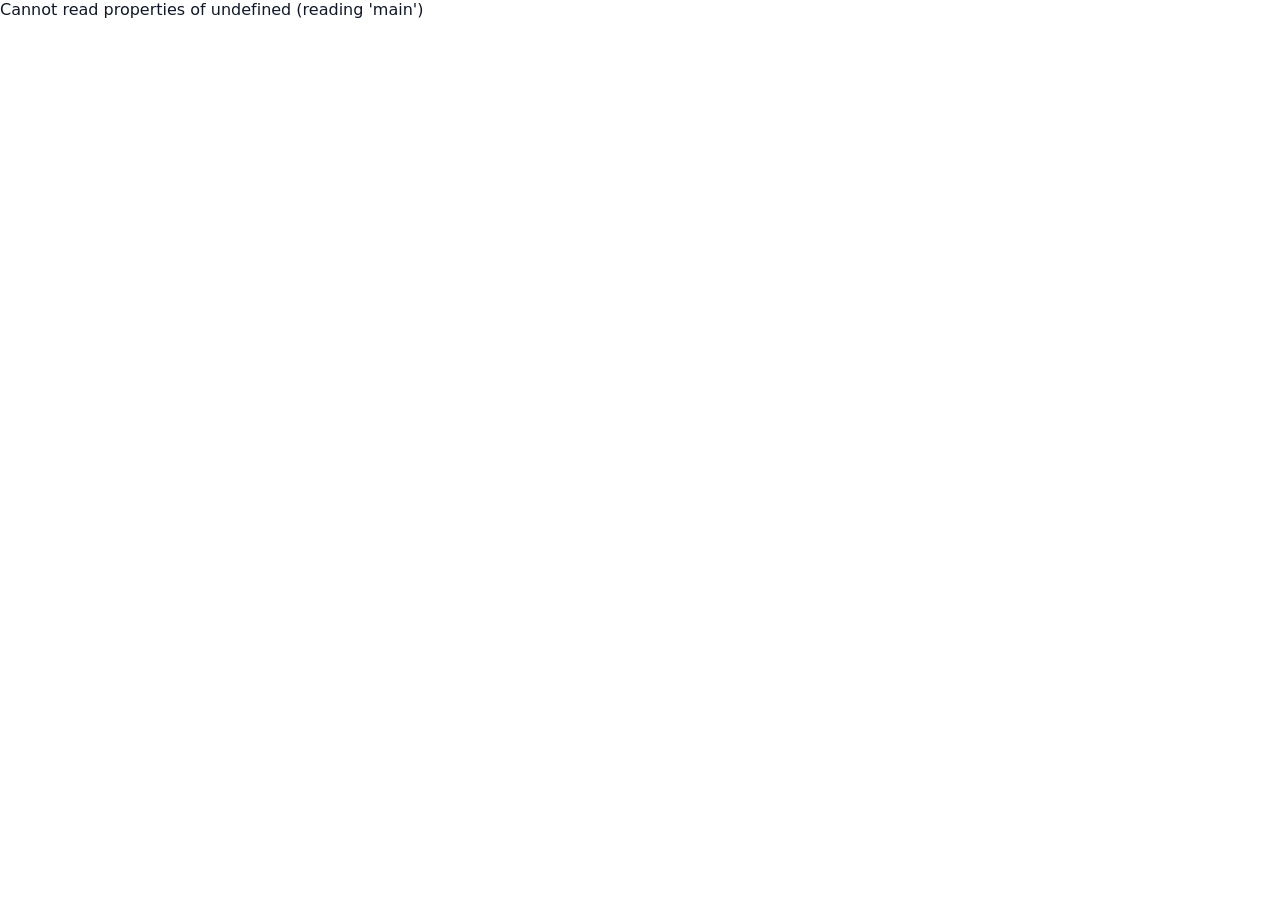
<file: cmd/gabitotl-manager/frontend/index.html>
<!doctype html>
<html lang="es">
<head>
<meta charset="utf-8">
<meta http-equiv="Content-Security-Policy" content="default-src 'self'; script-src 'self'; style-src 'self' 'unsafe-inline'; img-src 'self' data:; connect-src 'self'; font-src 'self'">
<meta name="viewport" content="width=device-width, initial-scale=1">
<meta name="color-scheme" content="light dark">
<title>GabitoTL</title>
<link rel="stylesheet" href="app.css">
</head>
<body>
<!-- The icon set: one sprite of 24x24 line icons that follow currentColor. Drawn by ui.js icon(name). -->
<svg width="0" height="0" style="position:absolute" aria-hidden="true" focusable="false">
<symbol id="i-check" viewBox="0 0 24 24"><path d="M5 12.5l4.5 4.5L19 7.5"/></symbol>
<symbol id="i-warn" viewBox="0 0 24 24"><path d="M12 4l9 16H3z"/><path d="M12 10v4M12 17.4v.1"/></symbol>
<symbol id="i-error" viewBox="0 0 24 24"><circle cx="12" cy="12" r="9"/><path d="M9 9l6 6M15 9l-6 6"/></symbol>
<symbol id="i-info" viewBox="0 0 24 24"><circle cx="12" cy="12" r="9"/><path d="M12 11v5M12 7.9v.1"/></symbol>
<symbol id="i-question" viewBox="0 0 24 24"><circle cx="12" cy="12" r="9"/><path d="M9.6 9.6a2.5 2.5 0 1 1 3.5 2.3c-.7.4-1.1.9-1.1 1.7M12 17v.1"/></symbol>
<symbol id="i-ban" viewBox="0 0 24 24"><circle cx="12" cy="12" r="9"/><path d="M5.6 5.6l12.8 12.8"/></symbol>
<symbol id="i-arrow-right" viewBox="0 0 24 24"><path d="M5 12h14M13 6l6 6-6 6"/></symbol>
<symbol id="i-arrow-left" viewBox="0 0 24 24"><path d="M19 12H5M11 6l-6 6 6 6"/></symbol>
<symbol id="i-chevron" viewBox="0 0 24 24"><path d="M9 6l6 6-6 6"/></symbol>
<symbol id="i-x" viewBox="0 0 24 24"><path d="M6 6l12 12M18 6L6 18"/></symbol>
<symbol id="i-plus" viewBox="0 0 24 24"><path d="M12 5v14M5 12h14"/></symbol>
<symbol id="i-spark" viewBox="0 0 24 24"><path d="M12 3v5M12 16v5M3 12h5M16 12h5M6 6l3 3M15 15l3 3M18 6l-3 3M9 15l-3 3"/></symbol>
<symbol id="i-terminal" viewBox="0 0 24 24"><rect x="3" y="4.5" width="18" height="15" rx="2.5"/><path d="M7 10l3 2.5L7 15M12.5 15H17"/></symbol>
<symbol id="i-ghost" viewBox="0 0 24 24"><path d="M6 20V10a6 6 0 0 1 12 0v10l-2.5-2-2 2-1.5-2-1.5 2-2-2z"/><path d="M10 10v.1M14 10v.1"/></symbol>
<symbol id="i-bot" viewBox="0 0 24 24"><rect x="4" y="6" width="16" height="13" rx="4"/><path d="M12 6V3.5M9 12v.1M15 12v.1M10 16h4"/></symbol>
<symbol id="i-chat" viewBox="0 0 24 24"><path d="M5 4h14a2 2 0 0 1 2 2v9a2 2 0 0 1-2 2h-8l-5 4v-4H5a2 2 0 0 1-2-2V6a2 2 0 0 1 2-2z"/></symbol>
<symbol id="i-globe" viewBox="0 0 24 24"><circle cx="12" cy="12" r="9"/><path d="M3 12h18M12 3c3.2 3.2 3.2 14.8 0 18M12 3c-3.2 3.2-3.2 14.8 0 18"/></symbol>
<symbol id="i-user" viewBox="0 0 24 24"><circle cx="12" cy="8" r="4"/><path d="M4 20c1-4 4-6 8-6s7 2 8 6"/></symbol>
<symbol id="i-users" viewBox="0 0 24 24"><circle cx="9" cy="8" r="3.5"/><path d="M2.5 19c.7-3.5 3.2-5 6.5-5s5.8 1.5 6.5 5"/><circle cx="17" cy="9" r="2.7"/><path d="M17 14c2.6 0 4 1.3 4.5 4"/></symbol>
<symbol id="i-bolt" viewBox="0 0 24 24"><path d="M13 3L5 14h6l-1 7 8-11h-6z"/></symbol>
<symbol id="i-book" viewBox="0 0 24 24"><path d="M5 4h10a3 3 0 0 1 3 3v13H8a3 3 0 0 1-3-3zM8 17h10"/></symbol>
<symbol id="i-db" viewBox="0 0 24 24"><ellipse cx="12" cy="6" rx="7" ry="3"/><path d="M5 6v6c0 1.7 3.1 3 7 3s7-1.3 7-3V6M5 12v6c0 1.7 3.1 3 7 3s7-1.3 7-3v-6"/></symbol>
<symbol id="i-server" viewBox="0 0 24 24"><rect x="3" y="4" width="18" height="6" rx="2"/><rect x="3" y="14" width="18" height="6" rx="2"/><path d="M7 7v.1M7 17v.1"/></symbol>
<symbol id="i-chip" viewBox="0 0 24 24"><rect x="7" y="7" width="10" height="10" rx="2"/><path d="M9 3v4M15 3v4M9 17v4M15 17v4M3 9h4M3 15h4M17 9h4M17 15h4"/></symbol>
<symbol id="i-laptop" viewBox="0 0 24 24"><rect x="5" y="5" width="14" height="10" rx="1.5"/><path d="M3 19h18"/></symbol>
<symbol id="i-branch" viewBox="0 0 24 24"><circle cx="6" cy="5.5" r="2"/><circle cx="6" cy="18.5" r="2"/><circle cx="18" cy="8.5" r="2"/><path d="M6 7.5v9M18 10.5v1a3 3 0 0 1-3 3H9.5"/></symbol>
<symbol id="i-pr" viewBox="0 0 24 24"><circle cx="6" cy="5.5" r="2"/><circle cx="6" cy="18.5" r="2"/><circle cx="18" cy="18.5" r="2"/><path d="M6 7.5v9M18 16.5V9a3 3 0 0 0-3-3h-3M14.5 3.5L12 6l2.5 2.5"/></symbol>
<symbol id="i-merge" viewBox="0 0 24 24"><circle cx="6" cy="5.5" r="2"/><circle cx="6" cy="18.5" r="2"/><circle cx="18" cy="14" r="2"/><path d="M6 7.5v9M6 8c0 4 4 6 10 6"/></symbol>
<symbol id="i-commit" viewBox="0 0 24 24"><circle cx="12" cy="12" r="3.5"/><path d="M3 12h5.5M15.5 12H21"/></symbol>
<symbol id="i-cloud" viewBox="0 0 24 24"><path d="M7 18a4 4 0 0 1-.5-7.97A6 6 0 0 1 18 9.5 4.3 4.3 0 0 1 17.5 18z"/></symbol>
<symbol id="i-diamond" viewBox="0 0 24 24"><path d="M12 3l9 9-9 9-9-9z"/><path d="M12 8.5v7M8.5 12h7"/></symbol>
<symbol id="i-bucket" viewBox="0 0 24 24"><path d="M5 7h14l-1.5 12a2 2 0 0 1-2 1.8h-7a2 2 0 0 1-2-1.8z"/><path d="M4.5 7c0-1.8 3.4-3 7.5-3s7.5 1.2 7.5 3M9 12h6"/></symbol>
<symbol id="i-graph" viewBox="0 0 24 24"><circle cx="6" cy="6" r="2.2"/><circle cx="18" cy="7" r="2.2"/><circle cx="12" cy="18" r="2.2"/><path d="M8.2 6.3l7.6.5M7.2 8l4 8M16.8 9l-3.8 7"/></symbol>
<symbol id="i-code" viewBox="0 0 24 24"><path d="M8 8l-5 4 5 4M16 8l5 4-5 4M14 5l-4 14"/></symbol>
<symbol id="i-minus" viewBox="0 0 24 24"><path d="M6 12h12"/></symbol>
<symbol id="i-file" viewBox="0 0 24 24"><path d="M7 3h7l5 5v13H7z"/><path d="M14 3v5h5"/></symbol>
<symbol id="i-shield" viewBox="0 0 24 24"><path d="M12 3l8 3v6c0 4.5-3.2 8-8 9-4.8-1-8-4.5-8-9V6z"/><path d="M9 12l2.2 2.2L15.5 10"/></symbol>
<symbol id="i-lock" viewBox="0 0 24 24"><rect x="5" y="11" width="14" height="9" rx="2"/><path d="M8 11V8a4 4 0 0 1 8 0v3"/></symbol>
<symbol id="i-key" viewBox="0 0 24 24"><circle cx="8" cy="15" r="4"/><path d="M11 12l9-9M16 7l3 3"/></symbol>
<symbol id="i-desktop" viewBox="0 0 24 24"><rect x="3" y="4" width="18" height="12" rx="2"/><path d="M8 20h8M12 16v4"/></symbol>
<symbol id="i-menu" viewBox="0 0 24 24"><path d="M4 6h16M4 12h16M4 18h10"/></symbol>
<symbol id="i-archive" viewBox="0 0 24 24"><rect x="3" y="4" width="18" height="5" rx="1.5"/><path d="M5 9v9a2 2 0 0 0 2 2h10a2 2 0 0 0 2-2V9M10 13h4"/></symbol>
<symbol id="i-trash" viewBox="0 0 24 24"><path d="M4 7h16M9 7V4h6v3M6 7l1 13h10l1-13M10 11v6M14 11v6"/></symbol>
<symbol id="i-pulse" viewBox="0 0 24 24"><path d="M3 12h4l2-6 4 12 2-6h6"/></symbol>
<symbol id="i-plug" viewBox="0 0 24 24"><path d="M9 3v5M15 3v5M6 8h12v3a6 6 0 0 1-12 0zM12 17v4"/></symbol>
<symbol id="i-home" viewBox="0 0 24 24"><path d="M4 11l8-7 8 7M6 10v10h12V10"/></symbol>
<symbol id="i-folder" viewBox="0 0 24 24"><path d="M3 7a2 2 0 0 1 2-2h4l2 2h8a2 2 0 0 1 2 2v8a2 2 0 0 1-2 2H5a2 2 0 0 1-2-2z"/></symbol>
<symbol id="i-folders" viewBox="0 0 24 24"><path d="M3 8a2 2 0 0 1 2-2h3l2 2h5a2 2 0 0 1 2 2v7a2 2 0 0 1-2 2H5a2 2 0 0 1-2-2z"/><path d="M19 10v6a2 2 0 0 1-2 2"/></symbol>
<symbol id="i-search" viewBox="0 0 24 24"><circle cx="11" cy="11" r="6.5"/><path d="M16 16l5 5"/></symbol>
<symbol id="i-refresh" viewBox="0 0 24 24"><path d="M20 11a8 8 0 0 0-14.5-4M4 4v4h4M4 13a8 8 0 0 0 14.5 4M20 20v-4h-4"/></symbol>
<symbol id="i-undo" viewBox="0 0 24 24"><path d="M9 6L4 11l5 5M4 11h9a6 6 0 0 1 0 12h-3"/></symbol>
<symbol id="i-wrench" viewBox="0 0 24 24"><path d="M14.5 6a4 4 0 0 0 5 5.2L21 12.5l-1 1-1.3-1.3M14.5 6l-3 3M3.5 20.5l8-8"/><path d="M3.5 20.5L6 21l.5-2.5"/></symbol>
<symbol id="i-play" viewBox="0 0 24 24"><path d="M7 5l12 7-12 7z"/></symbol>
<symbol id="i-copy" viewBox="0 0 24 24"><rect x="8" y="8" width="12" height="12" rx="2"/><path d="M16 8V6a2 2 0 0 0-2-2H6a2 2 0 0 0-2 2v8a2 2 0 0 0 2 2h2"/></symbol>
<symbol id="i-download" viewBox="0 0 24 24"><path d="M12 4v11M7 11l5 5 5-5M5 20h14"/></symbol>
<symbol id="i-palette" viewBox="0 0 24 24"><path d="M12 3.5a8.5 8.5 0 1 0 0 17c1.4 0 2-.9 2-1.8 0-1.2-1-1.5-1-2.7 0-1 .8-1.6 1.8-1.6H17a3.5 3.5 0 0 0 3.5-3.5C20.5 6.7 16.7 3.5 12 3.5z"/><circle cx="7.8" cy="11.2" r="1"/><circle cx="10.2" cy="7.6" r="1"/><circle cx="14.4" cy="7.6" r="1"/></symbol>
<symbol id="i-eye" viewBox="0 0 24 24"><path d="M2.5 12S6 5.5 12 5.5 21.5 12 21.5 12 18 18.5 12 18.5 2.5 12 2.5 12z"/><circle cx="12" cy="12" r="2.8"/></symbol>
</svg>
<div id="app" class="win"></div>
<script src="i18n.js"></script>
<script src="ui.js"></script>
<script src="app.js"></script>
<script src="wizard.js"></script>
<script src="manager.js"></script>
</body>
</html>
</file>
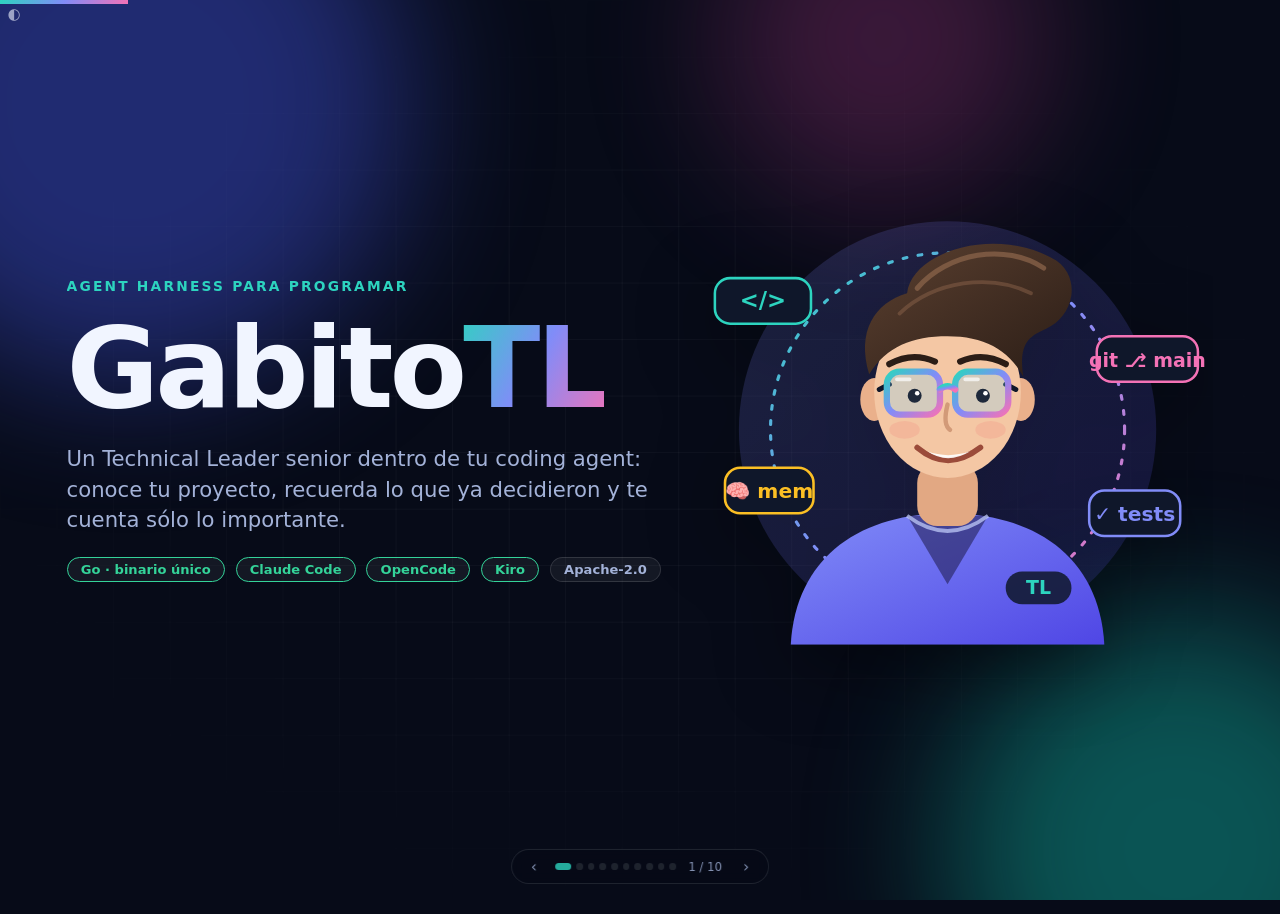
<file: docs/presentation.html>
<!doctype html>
<html lang="es">
<head>
<meta charset="utf-8">
<meta name="viewport" content="width=device-width, initial-scale=1">
<title>GabitoTL — Presentación</title>
<style>
  :root {
    --bg: #070b18; --bg2: #0e1530; --card: rgba(255,255,255,.055); --card-b: rgba(255,255,255,.13);
    --text: #f1f5ff; --muted: #a3b2d8; --teal: #2dd4bf; --indigo: #818cf8; --pink: #f472b6; --amber: #fbbf24; --ok: #34d399;
    --grad: linear-gradient(120deg, #2dd4bf 0%, #818cf8 50%, #f472b6 100%);
    --chat: #050814; --shadow: 0 10px 40px rgba(0,0,0,.35);
  }
  :root[data-theme="light"] {
    --bg: #f4f6ff; --bg2: #e6eaff; --card: rgba(255,255,255,.8); --card-b: rgba(40,50,120,.16);
    --text: #121836; --muted: #50598a; --teal: #0d9488; --indigo: #4f46e5; --pink: #db2777; --amber: #b45309; --ok: #059669;
    --grad: linear-gradient(120deg, #0d9488 0%, #4f46e5 55%, #db2777 100%);
    --chat: #121836; --shadow: 0 10px 30px rgba(40,50,120,.15);
  }
  * { box-sizing: border-box; margin: 0; padding: 0; }
  html { font-size: clamp(9px, min(2.3vh, 1.38vw), 26px); height: 100%; }
  body { height: 100%; background: var(--bg); color: var(--text); overflow: hidden;
         font-family: "Inter", system-ui, -apple-system, "Segoe UI", Roboto, sans-serif; }
  /* animated backdrop */
  .bgfx { position: fixed; inset: 0; z-index: 0; overflow: hidden; pointer-events: none; }
  .bgfx i { position: absolute; border-radius: 50%; filter: blur(70px); opacity: .5; animation: float 14s ease-in-out infinite alternate; }
  .bgfx i:nth-child(1) { width: 44vmax; height: 44vmax; background: #3b4cca; left: -12vmax; top: -14vmax; }
  .bgfx i:nth-child(2) { width: 36vmax; height: 36vmax; background: #0f9d8f; right: -10vmax; bottom: -14vmax; animation-delay: -4s; }
  .bgfx i:nth-child(3) { width: 26vmax; height: 26vmax; background: #b23a86; right: 18vw; top: -10vmax; opacity: .3; animation-delay: -8s; }
  .bgfx::after { content: ""; position: absolute; inset: 0;
    background-image: linear-gradient(rgba(255,255,255,.035) 1px, transparent 1px), linear-gradient(90deg, rgba(255,255,255,.035) 1px, transparent 1px);
    background-size: 3.2rem 3.2rem; mask-image: radial-gradient(ellipse at center, #000 30%, transparent 78%); }
  :root[data-theme="light"] .bgfx i { opacity: .22; }
  @keyframes float { to { transform: translate(4vmax, 3vmax) scale(1.12); } }

  .deck { position: relative; z-index: 1; height: 100%; width: 100%; }
  .slide { position: absolute; inset: 0; display: flex; flex-direction: column; padding: 4.2vh 5.2vw 0;
           opacity: 0; transform: translateY(1.2rem) scale(.985); pointer-events: none; transition: opacity .5s ease, transform .5s ease; }
  .slide.active { opacity: 1; transform: none; pointer-events: auto; }
  .slide .in { flex: 1; min-height: 0; overflow: hidden; display: flex; flex-direction: column; gap: 1.1rem; justify-content: center; padding-bottom: 4.4rem; }

  h1 { font-size: 6.4rem; line-height: .95; letter-spacing: -.035em; font-weight: 900; }
  h2 { font-size: 2.7rem; line-height: 1.05; letter-spacing: -.025em; font-weight: 850; }
  h3 { font-size: 1.12rem; font-weight: 750; }
  .grad { background: var(--grad); -webkit-background-clip: text; background-clip: text; color: transparent; }
  .kicker { display: inline-flex; align-items: center; gap: .6rem; color: var(--teal); font-weight: 800; letter-spacing: .16em; text-transform: uppercase; font-size: .78rem; }
  .kicker b { display: inline-grid; place-items: center; width: 1.9rem; height: 1.9rem; border-radius: .6rem; background: var(--grad); color: #07101f; font-size: .85rem; letter-spacing: 0; }
  .lead { color: var(--muted); font-size: 1.2rem; line-height: 1.45; max-width: 52rem; }
  code { font-family: ui-monospace, Menlo, monospace; background: rgba(129,140,248,.18); padding: .05em .4em; border-radius: .35rem; font-size: .9em; }

  .grid { display: grid; gap: .9rem; }
  .g2 { grid-template-columns: repeat(2, 1fr); } .g3 { grid-template-columns: repeat(3, 1fr); } .g4 { grid-template-columns: repeat(4, 1fr); }
  .card { position: relative; background: var(--card); border: 1px solid var(--card-b); border-radius: 1.1rem; padding: 1.05rem 1.15rem;
          backdrop-filter: blur(10px); box-shadow: var(--shadow); overflow: hidden; }
  .card::before { content: ""; position: absolute; left: 0; right: 0; top: 0; height: .22rem; background: var(--c, var(--grad)); }
  .card p { color: var(--muted); font-size: .88rem; line-height: 1.4; margin-top: .3rem; }
  .chip { display: inline-grid; place-items: center; width: 2.6rem; height: 2.6rem; border-radius: .85rem; font-size: 1.4rem; margin-bottom: .55rem;
          background: var(--c, var(--grad)); box-shadow: 0 6px 18px color-mix(in srgb, var(--c, #818cf8) 45%, transparent); }
  .t { --c: linear-gradient(135deg,#2dd4bf,#0ea5e9); } .i { --c: linear-gradient(135deg,#818cf8,#6366f1); }
  .p { --c: linear-gradient(135deg,#f472b6,#e11d48); } .a { --c: linear-gradient(135deg,#fbbf24,#f97316); }
  .pill { display: inline-flex; align-items: center; gap: .35rem; padding: .22rem .75rem; border-radius: 999px; font-size: .74rem; font-weight: 750; border: 1px solid var(--card-b); color: var(--muted); background: var(--card); }
  .pill.ok { color: var(--ok); border-color: var(--ok); } .pill.wip { color: var(--amber); border-color: var(--amber); }
  .row { display: flex; gap: .6rem; flex-wrap: wrap; align-items: center; }
  .ojo, .tip { border-radius: .9rem; padding: .6rem .9rem; font-size: .86rem; line-height: 1.4; }
  .ojo { border: 1px solid var(--amber); background: color-mix(in srgb, var(--amber) 11%, transparent); }
  .tip { border: 1px solid var(--teal); background: color-mix(in srgb, var(--teal) 10%, transparent); }
  .ojo b { color: var(--amber); } .tip b { color: var(--teal); }

  .stat { text-align: center; padding: .7rem; }
  .stat .n { font-size: 3rem; font-weight: 900; line-height: 1; }
  .stat small { display: block; color: var(--muted); font-size: .8rem; margin-top: .25rem; }

  .chat { background: var(--chat); color: #e6edff; border: 1px solid var(--card-b); border-radius: 1rem; padding: .8rem 1rem; box-shadow: var(--shadow);
          font-family: ui-monospace, Menlo, monospace; font-size: .92rem; line-height: 1.5; position: relative; }
  .chat::before { content: "●●●"; position: absolute; top: .45rem; right: .8rem; letter-spacing: .15rem; font-size: .5rem; color: #475588; }
  .chat .u { color: #93a4d4; } .chat .g { color: #5eead4; } .chat .o { color: #fbbf24; } .chat .k { color: #86efac; }
  .benefit { display: flex; gap: .7rem; align-items: center; }
  .benefit .chip { margin: 0; flex: none; }
  .benefit p { margin: 0; font-size: 1rem; line-height: 1.35; }

  /* flow steps */
  .flow { display: grid; grid-template-columns: repeat(4, 1fr); gap: .8rem; position: relative; }
  .step { position: relative; background: var(--card); border: 1px solid var(--card-b); border-radius: 1rem; padding: .9rem .7rem .7rem; text-align: center; font-size: .88rem; font-weight: 700; box-shadow: var(--shadow); }
  .step .n { position: absolute; top: -.85rem; left: 50%; transform: translateX(-50%); width: 1.7rem; height: 1.7rem; border-radius: 50%; background: var(--grad); color: #07101f; display: grid; place-items: center; font-weight: 900; font-size: .85rem; }
  .step small { display: block; color: var(--muted); font-weight: 500; font-size: .76rem; margin-top: .2rem; }
  .truth { display: grid; grid-template-columns: repeat(5, 1fr); gap: .4rem; }
  .truth div { padding: .55rem .5rem; border-radius: .7rem; text-align: center; font-size: .78rem; font-weight: 750; color: #07101f; }
  .truth small { display: block; font-weight: 600; opacity: .8; font-size: .68rem; }

  .svgbox { flex: 1; min-height: 0; display: flex; align-items: center; justify-content: center; }
  .svgbox svg { max-width: 100%; max-height: 100%; width: auto; height: 100%; }
  svg text { fill: var(--text); font-family: system-ui, sans-serif; }
  svg .box { fill: var(--card); stroke: var(--card-b); stroke-width: 1.5; }
  svg .hl { fill: color-mix(in srgb, var(--indigo) 20%, transparent); stroke: var(--indigo); stroke-width: 2; }
  svg .arrow { stroke: var(--indigo); stroke-width: 2.2; fill: none; marker-end: url(#ah); }
  svg .dash { stroke-dasharray: 5 5; } svg .sub { fill: var(--muted); font-size: 12px; }

  table { width: 100%; border-collapse: separate; border-spacing: 0; font-size: .84rem; border: 1px solid var(--card-b); border-radius: 1rem; overflow: hidden; background: var(--card); }
  th, td { padding: .5rem .8rem; text-align: left; vertical-align: top; border-bottom: 1px solid var(--card-b); line-height: 1.3; }
  th { font-size: .72rem; letter-spacing: .1em; text-transform: uppercase; color: var(--muted); background: rgba(255,255,255,.04); }
  th.gt { color: var(--teal); }
  td:first-child { color: var(--muted); font-weight: 700; width: 17%; }
  td.g { color: var(--text); background: color-mix(in srgb, var(--teal) 8%, transparent); }
  tr:last-child td { border-bottom: 0; }

  /* cover */
  .cover { flex-direction: row !important; align-items: center; justify-content: space-between !important; gap: 2rem; padding-bottom: 4.4rem !important; }
  .cover .txt { display: flex; flex-direction: column; gap: 1.2rem; max-width: 52%; }
  .cover .art { flex: 1; min-height: 0; height: 100%; display: flex; align-items: center; justify-content: center; position: relative; }
  .cover .art svg { height: 92%; width: auto; max-width: 100%; filter: drop-shadow(0 18px 40px rgba(0,0,0,.45)); }
  .float { animation: bob 5s ease-in-out infinite alternate; transform-box: fill-box; transform-origin: center; }
  .float.d2 { animation-delay: -1.5s; } .float.d3 { animation-delay: -3s; }
  @keyframes bob { to { transform: translateY(-9px) rotate(2deg); } }
  .avatar { width: 8.5rem; height: 8.5rem; border-radius: 50%; flex: none; background: var(--grad); padding: .28rem; box-shadow: 0 10px 40px rgba(129,140,248,.5); }
  .avatar svg { width: 100%; height: 100%; border-radius: 50%; background: #1b2150; display: block; }
  .traits { display: flex; flex-wrap: wrap; gap: .45rem; }
  .traits span { padding: .3rem .8rem; border-radius: 999px; font-size: .8rem; font-weight: 700; border: 1px solid var(--card-b); background: var(--card); }

  .reveal { opacity: 0; transform: translateY(.9rem); }
  .active .reveal { animation: up .55s cubic-bezier(.2,.8,.2,1) forwards; animation-delay: calc(var(--d, 0) * 70ms + 120ms); }
  @keyframes up { to { opacity: 1; transform: none; } }

  .hud { position: fixed; z-index: 10; bottom: .9rem; left: 50%; transform: translateX(-50%); display: flex; align-items: center; gap: .55rem;
         padding: .25rem .55rem; border-radius: 999px; background: color-mix(in srgb, var(--bg) 70%, transparent); border: 1px solid var(--card-b); backdrop-filter: blur(8px); opacity: .8; transition: opacity .2s; }
  .hud:hover { opacity: 1; }
  .hud button { all: unset; cursor: pointer; width: 1.35rem; height: 1.35rem; display: grid; place-items: center; border-radius: 50%; color: var(--muted); font-size: .85rem; }
  .hud button:hover { color: var(--text); background: var(--card-b); }
  .hud .dots { display: flex; gap: .28rem; }
  .hud .dot { width: .38rem; height: .38rem; border-radius: 50%; background: var(--card-b); width: .38rem; }
  .hud .dot.on { background: var(--teal); width: .9rem; border-radius: 99px; transition: width .25s; }
  .hud .cnt { font-size: .66rem; color: var(--muted); font-variant-numeric: tabular-nums; min-width: 2.2rem; text-align: center; }
  .bar { position: fixed; top: 0; left: 0; height: .2rem; background: var(--grad); width: 0; transition: width .4s ease; z-index: 11; }
  .theme { position: fixed; z-index: 10; top: .8rem; right: 1rem; all: unset; position: fixed; cursor: pointer; font-size: .85rem; opacity: .6; width: 1.6rem; height: 1.6rem; display: grid; place-items: center; border-radius: 50%; }
  .theme:hover { opacity: 1; background: var(--card-b); }
  @media (prefers-reduced-motion: reduce) { .slide, .reveal, .float, .bgfx i { animation: none !important; transition: none !important; } .reveal { opacity: 1; transform: none; } }
</style>
</head>
<body>
<div class="bgfx" aria-hidden="true"><i></i><i></i><i></i></div>
<div class="bar" id="bar"></div>
<button class="theme" id="theme" aria-label="Cambiar tema">◐</button>

<!-- Shared illustration: geek with glasses and pompadour (jopo) -->
<svg width="0" height="0" style="position:absolute" aria-hidden="true">
  <defs>
    <marker id="ah" viewBox="0 0 10 10" refX="8" refY="5" markerWidth="7" markerHeight="7" orient="auto"><path d="M0 0L10 5L0 10z" fill="#818cf8"/></marker>
    <linearGradient id="hood" x1="0" y1="0" x2="1" y2="1"><stop offset="0" stop-color="#818cf8"/><stop offset="1" stop-color="#4f46e5"/></linearGradient>
    <linearGradient id="hair" x1="0" y1="0" x2="1" y2="1"><stop offset="0" stop-color="#5b4030"/><stop offset="1" stop-color="#2b1d16"/></linearGradient>
    <linearGradient id="rim" x1="0" y1="0" x2="1" y2="1"><stop offset="0" stop-color="#2dd4bf"/><stop offset=".5" stop-color="#818cf8"/><stop offset="1" stop-color="#f472b6"/></linearGradient>
    <symbol id="geek" viewBox="0 0 300 340">
      <!-- body / hoodie -->
      <path d="M26 340 C30 268 84 236 150 236 C216 236 270 268 274 340 Z" fill="url(#hood)"/>
      <path d="M118 238 L150 292 L182 238" fill="#1e1b4b" opacity=".55"/>
      <path d="M118 238 Q150 262 182 238" fill="none" stroke="#c7d2fe" stroke-width="3" opacity=".7"/>
      <rect x="196" y="282" width="52" height="26" rx="13" fill="#0f172a" opacity=".85"/>
      <text x="222" y="300" text-anchor="middle" font-size="15" font-weight="900" fill="#2dd4bf" style="fill:#2dd4bf">TL</text>
      <!-- neck -->
      <rect x="126" y="196" width="48" height="50" rx="16" fill="#e2a883"/>
      <!-- ears -->
      <ellipse cx="92" cy="146" rx="11" ry="17" fill="#eab08b"/><ellipse cx="208" cy="146" rx="11" ry="17" fill="#eab08b"/>
      <!-- head -->
      <ellipse cx="150" cy="140" rx="58" ry="68" fill="#f4c7a4"/>
      <!-- cheeks -->
      <ellipse cx="116" cy="170" rx="12" ry="7" fill="#f2a28f" opacity=".45"/><ellipse cx="184" cy="170" rx="12" ry="7" fill="#f2a28f" opacity=".45"/>
      <!-- pompadour (jopo) -->
      <path d="M88 126 C78 92 92 70 118 62 C122 28 190 8 236 36 C256 50 250 80 228 90 C214 96 206 102 210 128 C198 106 178 96 150 96 C122 96 102 104 88 126 Z" fill="url(#hair)"/>
      <path d="M126 58 C150 30 196 22 226 42" stroke="#8a634a" stroke-width="4" fill="none" stroke-linecap="round" opacity=".75"/>
      <path d="M112 78 C140 52 184 46 216 62" stroke="#8a634a" stroke-width="3" fill="none" stroke-linecap="round" opacity=".5"/>
      <!-- eyebrows -->
      <path d="M104 118 Q122 108 140 116" stroke="#2b1d16" stroke-width="5" fill="none" stroke-linecap="round"/>
      <path d="M160 116 Q178 108 196 118" stroke="#2b1d16" stroke-width="5" fill="none" stroke-linecap="round"/>
      <!-- glasses -->
      <path d="M96 138 L104 134 M196 134 L204 138" stroke="#0f172a" stroke-width="4" stroke-linecap="round"/>
      <rect x="102" y="124" width="42" height="34" rx="10" fill="#7dd3fc" fill-opacity=".28" stroke="url(#rim)" stroke-width="5"/>
      <rect x="156" y="124" width="42" height="34" rx="10" fill="#7dd3fc" fill-opacity=".28" stroke="url(#rim)" stroke-width="5"/>
      <path d="M144 138 Q150 133 156 138" stroke="url(#rim)" stroke-width="5" fill="none" stroke-linecap="round"/>
      <path d="M110 130 L120 130 M164 130 L174 130" stroke="#fff" stroke-width="3" stroke-linecap="round" opacity=".7"/>
      <circle cx="124" cy="143" r="5.5" fill="#1e293b"/><circle cx="178" cy="143" r="5.5" fill="#1e293b"/>
      <circle cx="126" cy="141" r="1.8" fill="#fff"/><circle cx="180" cy="141" r="1.8" fill="#fff"/>
      <!-- nose + smile -->
      <path d="M150 150 Q146 166 152 170" stroke="#d29a78" stroke-width="3.5" fill="none" stroke-linecap="round"/>
      <path d="M126 184 Q150 204 176 184" stroke="#9b4b3a" stroke-width="4.5" fill="none" stroke-linecap="round"/>
      <path d="M134 187 Q150 198 168 187 Q150 193 134 187 Z" fill="#fff" opacity=".9"/>
    </symbol>
  </defs>
</svg>

<main class="deck" id="deck">

<!-- 1. PORTADA -->
<section class="slide"><div class="in cover">
  <div class="txt">
    <span class="kicker reveal" style="--d:0">Agent harness para programar</span>
    <h1 class="reveal" style="--d:1">Gabito<span class="grad">TL</span></h1>
    <p class="lead reveal" style="--d:2">Un Technical Leader senior dentro de tu coding agent: conoce tu proyecto, recuerda lo que ya decidieron y te cuenta sólo lo importante.</p>
    <div class="row reveal" style="--d:3">
      <span class="pill ok">Go · binario único</span><span class="pill ok">Claude Code</span><span class="pill ok">OpenCode</span><span class="pill ok">Kiro</span><span class="pill">Apache-2.0</span>
    </div>
  </div>
  <div class="art reveal" style="--d:2">
    <svg viewBox="-60 -10 420 360" role="img" aria-label="Ilustración de Gabito: una persona geek con lentes y pelo con jopo">
      <circle cx="150" cy="170" r="165" fill="url(#hood)" opacity=".18"/>
      <circle cx="150" cy="170" r="140" fill="none" stroke="url(#rim)" stroke-width="2.5" stroke-dasharray="3 9" stroke-linecap="round"/>
      <use href="#geek" x="0" y="0" width="300" height="340"/>
      <g class="float" ><rect x="-34" y="50" width="76" height="36" rx="12" fill="#0f172a" stroke="#2dd4bf" stroke-width="2"/><text x="4" y="74" text-anchor="middle" font-size="18" font-weight="800" style="fill:#2dd4bf">&lt;/&gt;</text></g>
      <g class="float d2"><rect x="268" y="96" width="80" height="36" rx="12" fill="#0f172a" stroke="#f472b6" stroke-width="2"/><text x="308" y="120" text-anchor="middle" font-size="15" font-weight="800" style="fill:#f472b6">git ⎇ main</text></g>
      <g class="float d3"><rect x="-26" y="200" width="70" height="36" rx="12" fill="#0f172a" stroke="#fbbf24" stroke-width="2"/><text x="9" y="224" text-anchor="middle" font-size="16" font-weight="800" style="fill:#fbbf24">🧠 mem</text></g>
      <g class="float"><rect x="262" y="218" width="72" height="36" rx="12" fill="#0f172a" stroke="#818cf8" stroke-width="2"/><text x="298" y="242" text-anchor="middle" font-size="16" font-weight="800" style="fill:#818cf8">✓ tests</text></g>
    </svg>
  </div>
</div></section>

<!-- 2. QUÉ ES -->
<section class="slide"><div class="in">
  <span class="kicker reveal"><b>01</b> Qué es y para qué sirve</span>
  <h2 class="reveal" style="--d:1">No es otro LLM. Es la <span class="grad">capa que ordena el trabajo</span>.</h2>
  <p class="lead reveal" style="--d:2">Configura y acompaña a los coding agents que ya usás, mantiene memoria del proyecto y le da continuidad entre sesiones.</p>
  <div class="grid g4">
    <div class="card t reveal" style="--d:3"><div class="chip">🧠</div><h3>Memoria siempre presente</h3><p>Consulta lo relevante antes de trabajar y guarda lo importante después. Nunca pedís “guardá esto”.</p></div>
    <div class="card i reveal" style="--d:4"><div class="chip">🧭</div><h3>Criterio de TL senior</h3><p>Investiga antes de opinar, cuestiona decisiones riesgosas y no complica lo simple.</p></div>
    <div class="card p reveal" style="--d:5"><div class="chip">🔌</div><h3>Runtime y modelo aparte</h3><p>Cambiás de Claude a OpenCode o de modelo sin perder persona, memoria ni estado.</p></div>
    <div class="card a reveal" style="--d:6"><div class="chip">🧾</div><h3>Todo trazable</h3><p>Usuario → tarea → branch → cambio → verificación → commit → PR.</p></div>
  </div>
  <div class="grid g3">
    <div class="card stat reveal" style="--d:7"><div class="n grad">1</div><small>orquestador, sin enjambres</small></div>
    <div class="card stat reveal" style="--d:8"><div class="n grad">4</div><small>runtimes: Claude Code, OpenCode, Kiro CLI e IDE</small></div>
    <div class="card stat reveal" style="--d:9"><div class="n grad">2</div><small>memorias: Engram (personal) y Memory MCP + PostgreSQL (equipo)</small></div>
  </div>
</div></section>

<!-- 3. PERSONA -->
<section class="slide"><div class="in">
  <span class="kicker reveal"><b>02</b> La persona</span>
  <div class="row" style="gap:1.6rem;flex-wrap:nowrap;align-items:center">
    <div class="avatar reveal" style="--d:1"><svg viewBox="58 28 184 196" aria-hidden="true"><use href="#geek" width="300" height="340"/></svg></div>
    <div>
      <h2 class="reveal" style="--d:1">Gabito TL es la persona que <span class="grad">ya conocés</span>.</h2>
      <p class="lead reveal" style="--d:2" >El Gabi TL del grupo: <b style="color:var(--text)">habla y aconseja como si fuese él.</b> Directo, cercano y pragmático, de TL a TL.</p>
    </div>
  </div>
  <div class="traits reveal" style="--d:3">
    <span>🗣️ Español argentino natural</span><span>🧩 Ejemplos de la vida cotidiana</span><span>🔎 Investiga antes de opinar</span><span>🤨 Cuestiona cuando hay riesgo</span><span>✂️ Va al grano</span><span>✅ Verifica antes de decir “listo”</span>
  </div>
  <div class="grid g3">
    <div class="chat reveal" style="--d:4"><div class="k">Qué hice:</div><div class="u">Terminé el login y cubrí los errores principales.</div><div class="k" style="margin-top:.35rem">Progreso:</div><div class="u">Auth lista; falta logout y recuperación.</div><div class="k" style="margin-top:.35rem">Qué sigue:</div><div class="u">Voy con logout.</div></div>
    <div class="chat reveal" style="--d:5"><div class="o">Ojo:</div><div class="u">Hay dos formas distintas de validar sesiones. Conviene unificarlas antes de sumar MFA.</div><div class="u" style="margin-top:.4rem;color:#fbbf24">→ un riesgo que tenés que conocer ahora</div></div>
    <div class="chat reveal" style="--d:6"><div class="g">TIP:</div><div class="u">Después de logout, cerraría recuperación de contraseña para completar el flujo básico.</div><div class="u" style="margin-top:.4rem;color:#5eead4">→ una idea para el próximo paso</div></div>
  </div>
</div></section>

<!-- 4. CÓMO FUNCIONA -->
<section class="slide"><div class="in">
  <span class="kicker reveal"><b>03</b> Cómo funciona</span>
  <h2 class="reveal" style="--d:1">El ciclo de <span class="grad">cada pedido</span></h2>
  <div class="flow" style="margin-top:.6rem">
    <div class="step reveal" style="--d:2"><span class="n">1</span>Leer <code>.gabitotl</code><small>config y usuario</small></div>
    <div class="step reveal" style="--d:3"><span class="n">2</span>Consultar memoria<small>sólo lo relevante</small></div>
    <div class="step reveal" style="--d:4"><span class="n">3</span>Investigar el código<small>el código manda</small></div>
    <div class="step reveal" style="--d:5"><span class="n">4</span>¿Riesgo?<small>pregunta u <b>Ojo</b></small></div>
  </div>
  <div class="flow" style="margin-top:.6rem">
    <div class="step reveal" style="--d:6"><span class="n">5</span>Backup <code>.bak</code><small>sólo lo que va a tocar</small></div>
    <div class="step reveal" style="--d:7"><span class="n">6</span>Modificar y verificar<small>nunca “listo” sin probar</small></div>
    <div class="step reveal" style="--d:8"><span class="n">7</span>Guardar memoria<small>y estado de la tarea</small></div>
    <div class="step reveal" style="--d:9"><span class="n">8</span>Commit / PR<small>según lo autorizado</small></div>
  </div>
  <h3 class="reveal" style="--d:10;margin-top:.5rem;color:var(--muted)">Fuente de verdad, de mayor a menor prioridad</h3>
  <div class="truth reveal" style="--d:11">
    <div style="background:#2dd4bf">1 · Código actual<small>siempre gana</small></div>
    <div style="background:#60a5fa">2 · .gabitotl<small>config explícita</small></div>
    <div style="background:#818cf8">3 · Git<small>historia trazable</small></div>
    <div style="background:#c084fc">4 · Memoria<small>se corrige si contradice</small></div>
    <div style="background:#f472b6">5 · Docs importadas<small>contexto histórico</small></div>
  </div>
</div></section>

<!-- 5. ARQUITECTURA -->
<section class="slide"><div class="in">
  <span class="kicker reveal"><b>04</b> Arquitectura</span>
  <h2 class="reveal" style="--d:1">Cinco conceptos que <span class="grad">nunca se mezclan</span></h2>
  <div class="svgbox reveal" style="--d:2">
    <svg viewBox="0 0 900 340" role="img" aria-label="Diagrama de arquitectura de GabitoTL">
      <rect class="box" x="370" y="4" width="160" height="38" rx="19"/><text x="450" y="29" text-anchor="middle" font-weight="700">👤 Usuario</text>
      <path class="arrow" d="M450 42 V62"/>
      <rect class="hl" x="320" y="64" width="260" height="58" rx="16"/><text x="450" y="90" text-anchor="middle" font-weight="800" font-size="17">🧭 Gabito · orquestador TL</text><text class="sub" x="450" y="110" text-anchor="middle">persona + reglas + workflow</text>
      <path class="arrow" d="M380 122 L170 156"/><path class="arrow" d="M450 122 V156"/><path class="arrow" d="M520 122 L730 156"/>
      <rect class="box" x="50"  y="158" width="240" height="80" rx="14"/><text x="170" y="184" text-anchor="middle" font-weight="700">📁 .gabitotl/</text><text class="sub" x="170" y="205" text-anchor="middle">configuración estable</text><text class="sub" x="170" y="222" text-anchor="middle">en Git · sin secretos</text>
      <rect class="box" x="330" y="158" width="240" height="80" rx="14"/><text x="450" y="184" text-anchor="middle" font-weight="700">🧠 Memoria</text><text class="sub" x="450" y="205" text-anchor="middle">Engram (personal)</text><text class="sub" x="450" y="222" text-anchor="middle">Memory MCP + PostgreSQL (equipo)</text>
      <rect class="box" x="610" y="158" width="240" height="80" rx="14"/><text x="730" y="184" text-anchor="middle" font-weight="700">💻 Proyecto</text><text class="sub" x="730" y="205" text-anchor="middle">código actual + Git</text><text class="sub" x="730" y="222" text-anchor="middle">worktree por desarrollador</text>
      <path class="arrow dash" d="M170 238 L330 272"/><path class="arrow dash" d="M450 238 V272"/><path class="arrow dash" d="M730 238 L570 272"/>
      <rect class="box" x="120" y="274" width="660" height="58" rx="14"/>
      <text x="450" y="299" text-anchor="middle" font-weight="700">🔌 Runtime (adapter) → 🤖 Modelo</text>
      <text class="sub" x="450" y="318" text-anchor="middle">Claude Code · OpenCode · Kiro CLI · Kiro IDE — el core nunca hace “if claude / if kiro”</text>
    </svg>
  </div>
  <div class="tip reveal" style="--d:3"><b>Por qué importa:</b> cambiar de modelo o de runtime no cambia la persona, la memoria ni el estado del proyecto.</div>
</div></section>

<!-- 6. FEATURES -->
<section class="slide"><div class="in">
  <span class="kicker reveal"><b>05</b> Features</span>
  <h2 class="reveal" style="--d:1">Todo lo que trae, <span class="grad">de fábrica</span></h2>
  <div class="grid g4">
    <div class="card t reveal" style="--d:2"><div class="chip">🚀</div><h3>Onboarding inteligente</h3><p>Detecta si el proyecto es nuevo o existente, lo investiga por capas y arma el mapa en memoria.</p></div>
    <div class="card i reveal" style="--d:3"><div class="chip">🪪</div><h3>Identidad</h3><p>Sabe quién sos. Cada cambio queda atribuido: “Gabi cambió auth”.</p></div>
    <div class="card p reveal" style="--d:4"><div class="chip">🛟</div><h3>Backups locales</h3><p>Copia sólo lo que va a modificar, con manifest y retención configurable.</p></div>
    <div class="card a reveal" style="--d:5"><div class="chip">🌿</div><h3>Git trazable</h3><p>Branch por tarea, commits convencionales, PR y revert seguro. Nunca reescribe historia compartida.</p></div>
    <div class="card a reveal" style="--d:6"><div class="chip">👥</div><h3>Equipo sin pisarse</h3><p>Un worktree por persona y soft locks: avisa si Tincho toca el mismo módulo.</p></div>
    <div class="card p reveal" style="--d:7"><div class="chip">📏</div><h3>Monitor de contexto</h3><p>Al ~75% guarda estado y próximo paso, y te avisa que podés abrir un chat nuevo.</p></div>
    <div class="card i reveal" style="--d:8"><div class="chip">📥</div><h3>Importadores</h3><p>Lee Kiro, Gentle-AI y Engram sin modificar lo ajeno ni reimportar lo que no cambió.</p></div>
    <div class="card t reveal" style="--d:9"><div class="chip">🔐</div><h3>Sin secretos</h3><p>Un guard rechaza passwords y tokens en <code>.gabitotl</code>; sólo referencias <code>env:</code>.</p></div>
  </div>
  <div class="row reveal" style="--d:10">
    <span class="pill ok">✓ Instalador: --dry-run, rollback, doctor, restore</span>
    <span class="pill ok">✓ TUI con Bubble Tea</span>
    <span class="pill ok">✓ Servidor Memory MCP + PostgreSQL propio y aislado</span>
    <span class="pill ok">✓ Memoria de equipo: cliente, puente, migrador Engram e instalador</span>
  </div>
</div></section>

<!-- 7. EJEMPLOS -->
<section class="slide"><div class="in">
  <span class="kicker reveal"><b>06</b> Qué mejora para vos</span>
  <h2 class="reveal" style="--d:1">Ejemplos del <span class="grad">día a día</span></h2>
  <div class="grid g2">
    <div class="reveal" style="--d:2;display:flex;flex-direction:column;gap:.5rem">
      <div class="chat"><div class="u">Vos: Sigamos con recuperación de contraseña</div><div class="g">Gabito: Retomo lo de ayer: login listo, falta logout.</div><div class="k">Qué hice: base del reset con token de un solo uso.</div><div class="k">Qué sigue: logout.</div></div>
      <div class="benefit"><div class="chip t">⏱️</div><p><b>Sin repetir contexto.</b> Antes cada chat arrancaba de cero; ahora el estado y el próximo paso ya están guardados.</p></div>
    </div>
    <div class="reveal" style="--d:3;display:flex;flex-direction:column;gap:.5rem">
      <div class="chat"><div class="u">Vos: Borrá el cliente de la base</div><div class="o">Ojo: borrar el cliente físicamente rompe el historial de facturas.</div><div class="g">Lo desactivaría en vez de eliminarlo. ¿Vamos por ahí?</div></div>
      <div class="benefit"><div class="chip p">🛡️</div><p><b>Evita errores caros.</b> Pregunta sólo cuando importa: datos, seguridad, decisiones difíciles de revertir.</p></div>
    </div>
    <div class="reveal" style="--d:4;display:flex;flex-direction:column;gap:.5rem">
      <div class="chat"><div class="o">Ojo: Tincho está trabajando ahora sobre el mismo módulo de usuarios. Conviene coordinar antes de que los dos cambiemos esa parte.</div></div>
      <div class="benefit"><div class="chip a">🤝</div><p><b>Equipos sin sorpresas.</b> El aviso llega <i>antes</i> del merge, no durante el conflicto.</p></div>
    </div>
    <div class="reveal" style="--d:5;display:flex;flex-direction:column;gap:.5rem">
      <div class="chat"><div class="g">Listo. Corregí la validación y quedó cubierta con un test.</div><div class="k">TIP: el mismo caso aparece en importación; después conviene unificar esa regla.</div></div>
      <div class="benefit"><div class="chip i">✂️</div><p><b>Respuestas cortas, menos tokens.</b> Persona chica, memoria por relevancia y sin agentes en paralelo.</p></div>
    </div>
  </div>
</div></section>

<!-- 8. VS GENTLE-AI -->
<section class="slide"><div class="in">
  <span class="kicker reveal"><b>07</b> GabitoTL y Gentle-AI</span>
  <h2 class="reveal" style="--d:1">Enfoques distintos, <span class="grad">misma memoria</span></h2>
  <table class="reveal" style="--d:2">
    <tr><th></th><th>Gentle-AI (el que usás hoy)</th><th class="gt">GabitoTL</th></tr>
    <tr><td>Enfoque</td><td>Configura agentes con persona, skills, MCP y un workflow SDD con sub-agentes.</td><td class="g">TL con un solo orquestador; como máximo un auxiliar secuencial.</td></tr>
    <tr><td>Persona</td><td>Gentleman</td><td class="g">Gabito TL: el Gabi TL del grupo, directo y breve.</td></tr>
    <tr><td>Config del proyecto</td><td>Instrucciones y assets dentro de cada agente</td><td class="g"><code>.gabitotl/</code> versionada en Git, separada de la memoria.</td></tr>
    <tr><td>Memoria</td><td>Engram</td><td class="g">Engram (personal) o Memory MCP + PostgreSQL (equipo), tras una misma interfaz.</td></tr>
    <tr><td>Equipo</td><td>Memoria local por persona</td><td class="g">Identidad, worktrees, soft locks y atribución por actor.</td></tr>
    <tr><td>Cambios seguros</td><td>Según el flujo configurado</td><td class="g">Backup <code>.bak</code> antes de modificar + Git trazable.</td></tr>
    <tr><td>Salida</td><td>Según persona y estilo</td><td class="g">Qué hice / Progreso / Qué sigue + Ojo y TIP sólo si aportan.</td></tr>
  </table>
  <div class="tip reveal" style="--d:3"><b>Nota honesta:</b> la columna de Gentle-AI resume lo que usamos y vimos en tu instalación; no es una comparación exhaustiva. No es mejor ni peor: GabitoTL optimiza el trabajo en equipo, la trazabilidad y las respuestas cortas.</div>
</div></section>

<!-- 9. MIGRACIÓN -->
<section class="slide"><div class="in">
  <span class="kicker reveal"><b>08</b> Migración sin perder nada</span>
  <h2 class="reveal" style="--d:1">Aterrizaje suave desde <span class="grad">Gentle-AI</span></h2>
  <div class="svgbox reveal" style="--d:2">
    <svg viewBox="0 0 900 190" role="img" aria-label="Flujo de migración segura desde Gentle-AI">
      <g font-size="13" font-weight="700" text-anchor="middle">
        <rect class="box" x="6"   y="14" width="130" height="62" rx="12"/><text x="71"  y="42">1 Detectar</text><text class="sub" x="71"  y="62">state.json · Engram</text>
        <rect class="box" x="154" y="14" width="130" height="62" rx="12"/><text x="219" y="42">2 Respaldar</text><text class="sub" x="219" y="62">export + snapshot</text>
        <rect class="box" x="302" y="14" width="130" height="62" rx="12"/><text x="367" y="42">3 Adoptar</text><text class="sub" x="367" y="62">mismo Engram</text>
        <rect class="box" x="450" y="14" width="130" height="62" rx="12"/><text x="515" y="42">4 Importar</text><text class="sub" x="515" y="62">conocimiento útil</text>
        <rect class="box" x="598" y="14" width="130" height="62" rx="12"/><text x="663" y="42">5 Configurar</text><text class="sub" x="663" y="62">runtimes</text>
        <rect class="hl"  x="746" y="14" width="130" height="62" rx="12"/><text x="811" y="42">6 Verificar</text><text class="sub" x="811" y="62">todo debe pasar</text>
      </g>
      <path class="arrow" d="M136 45 H154"/><path class="arrow" d="M284 45 H302"/><path class="arrow" d="M432 45 H450"/><path class="arrow" d="M580 45 H598"/><path class="arrow" d="M728 45 H746"/>
      <path class="arrow" d="M811 76 V118 H760"/>
      <rect class="box" x="560" y="98" width="200" height="40" rx="12"/><text x="660" y="123" text-anchor="middle" font-weight="700" font-size="13">7 ¿Retirar Gentle-AI?</text>
      <text class="sub" x="660" y="160" text-anchor="middle">sólo después de verificar · con su propio uninstall</text>
      <rect class="box" x="6" y="98" width="520" height="80" rx="14"/>
      <text x="26" y="124" font-weight="700" font-size="13">Garantías</text>
      <text class="sub" x="26" y="146">✓ Nunca se borra Engram ni su base · ✓ Rollback automático si algo falla antes de retirar</text>
      <text class="sub" x="26" y="166">✓ Sólo se retira lo atribuible a Gentle-AI</text>
    </svg>
  </div>
  <div class="grid g3">
    <div class="card t reveal" style="--d:3"><div class="chip">🔍</div><h3>--dry-run</h3><p>Muestra CREATE / MODIFY / PRESERVE / REMOVE sin tocar nada.</p></div>
    <div class="card i reveal" style="--d:4"><div class="chip">⏪</div><h3>restore</h3><p>Volvés al estado anterior desde el snapshot de migración.</p></div>
    <div class="card p reveal" style="--d:5"><div class="chip">🩺</div><h3>doctor</h3><p>Revisa todo en sólo lectura: core, memoria, runtimes, Git y legado.</p></div>
  </div>
</div></section>

<!-- 10. ESTADO -->
<section class="slide"><div class="in">
  <span class="kicker reveal"><b>09</b> Estado y próximos pasos</span>
  <h2 class="reveal" style="--d:1">Dónde <span class="grad">estamos</span></h2>
  <div class="grid g3">
    <div class="card t reveal" style="--d:2"><span class="pill ok">Listo</span><h3 style="margin-top:.55rem">Core V1, TUI y memoria de equipo</h3><p>.gabitotl, identidad, Engram, scanner, VCS, backups, worktrees, persona, monitor de contexto, adapters, importadores, instalador con rollback, TUI Bubble Tea, servidor Memory MCP con PostgreSQL aislado, tokens por proyecto, puente para los runtimes y migrador Engram → Memory MCP.</p></div>
    <div class="card a reveal" style="--d:3"><span class="pill wip">Pendiente de validar</span><h3 style="margin-top:.55rem">Pruebas con herramientas reales</h3><p>Todo está cubierto por tests automáticos. Falta probarlo a mano con Kiro instalado, con un PostgreSQL de equipo real y compartido entre varias personas, y con Podman.</p></div>
    <div class="card i reveal" style="--d:4"><span class="pill">Después</span><h3 style="margin-top:.55rem">Extras</h3><p>update/upgrade, GitLab y Azure DevOps completos, más importadores y un dashboard de memoria.</p></div>
  </div>
  <div class="ojo reveal" style="--d:5"><b>Ojo:</b> los formatos de configuración de Claude Code y Kiro están validados contra documentación; falta un smoke test con las herramientas reales.</div>
  <div class="tip reveal" style="--d:6"><b>Probalo sin riesgo:</b> <code>gabitotl install --dry-run</code> no cambia nada.</div>
</div></section>

</main>

<nav class="hud" aria-label="Navegación">
  <button id="prev" aria-label="Anterior">‹</button>
  <div class="dots" id="dots"></div>
  <span class="cnt" id="cnt"></span>
  <button id="next" aria-label="Siguiente">›</button>
</nav>

<script>
(function () {
  var slides = Array.prototype.slice.call(document.querySelectorAll('.slide'));
  var dots = document.getElementById('dots'), bar = document.getElementById('bar'), cnt = document.getElementById('cnt');
  var i = 0;
  slides.forEach(function (_, n) {
    var d = document.createElement('button'); d.className = 'dot'; d.setAttribute('aria-label', 'Slide ' + (n + 1));
    d.onclick = function () { go(n); }; dots.appendChild(d);
  });
  function go(n) {
    i = Math.max(0, Math.min(slides.length - 1, n));
    slides.forEach(function (s, k) { s.classList.toggle('active', k === i); });
    Array.prototype.forEach.call(dots.children, function (d, k) { d.classList.toggle('on', k === i); });
    bar.style.width = ((i + 1) / slides.length * 100) + '%';
    cnt.textContent = (i + 1) + ' / ' + slides.length;
    try { history.replaceState(null, '', '#' + (i + 1)); } catch (e) {}
  }
  document.getElementById('prev').onclick = function () { go(i - 1); };
  document.getElementById('next').onclick = function () { go(i + 1); };
  document.addEventListener('keydown', function (e) {
    if (['ArrowRight', 'PageDown', ' ', 'Enter'].indexOf(e.key) >= 0) { e.preventDefault(); go(i + 1); }
    else if (['ArrowLeft', 'PageUp', 'Backspace'].indexOf(e.key) >= 0) { e.preventDefault(); go(i - 1); }
    else if (e.key === 'Home') go(0); else if (e.key === 'End') go(slides.length - 1);
    else if (e.key === 'f' || e.key === 'F') { if (document.fullscreenElement) document.exitFullscreen(); else document.documentElement.requestFullscreen && document.documentElement.requestFullscreen(); }
  });
  var tx = null;
  document.addEventListener('touchstart', function (e) { tx = e.touches[0].clientX; }, { passive: true });
  document.addEventListener('touchend', function (e) {
    if (tx === null) return; var dx = e.changedTouches[0].clientX - tx;
    if (Math.abs(dx) > 50) go(i + (dx < 0 ? 1 : -1)); tx = null;
  }, { passive: true });
  document.getElementById('theme').onclick = function () {
    var r = document.documentElement; r.setAttribute('data-theme', r.getAttribute('data-theme') === 'light' ? 'dark' : 'light');
  };
  var start = parseInt((location.hash || '').replace('#', ''), 10);
  go(isNaN(start) ? 0 : start - 1);
})();
</script>
</body>
</html>
</file>
<file: cmd/gabitotl-manager/frontend/app.css>
:root{color-scheme:light;--navy:#0f172a;--sky:#38bdf8;--amber:#fbbf24;--accent:#0284c7;--line:#e2e8f0;--line2:#cbd5e1;--muted:#64748b;--text2:#475569;--text3:#334155;--bg2:#f8fafc;
--bg:#fff;--surf:#fff;--ink:#0f172a;--sel:#f0f9ff;--row:#f1f5f9;--link:#0369a1;--link2:#075985;--shadow:rgba(15,23,42,.14);
--pri-bg:#0f172a;--pri-fg:#fff;--on-bg:#0f172a;--on-fg:#fff;--focus:#0284c7;--err-fg:#991b1b;
--ok-bg:#dcfce7;--ok-fg:#166534;--warn-bg:#fef3c7;--warn-fg:#92400e;--todo-bg:#e0f2fe;--todo-fg:#075985;--err-bg:#fee2e2;--note-bg:#f0f9ff;--call-bg:#fffbeb;--call-line:#fde68a;--dng-bg:#fef2f2;--dng-line:#fecaca}
@media (prefers-color-scheme:dark){:root:not([data-theme=light]){color-scheme:dark;--line:#243148;--line2:#34445f;--muted:#94a3b8;--text2:#b6c2d4;--text3:#cbd5e1;--bg2:#0f1729;
--bg:#0b1220;--surf:#111b30;--ink:#e6edf7;--sel:#0c2a40;--row:#1a2539;--link:#7dd3fc;--link2:#bae6fd;--shadow:rgba(0,0,0,.55);
--pri-bg:#38bdf8;--pri-fg:#0b1220;--on-bg:#38bdf8;--on-fg:#0b1220;--focus:#7dd3fc;--accent:#38bdf8;--err-fg:#fca5a5;
--ok-bg:#0b3a22;--ok-fg:#86efac;--warn-bg:#40300a;--warn-fg:#fcd34d;--todo-bg:#0c2f48;--todo-fg:#7dd3fc;--err-bg:#451418;--note-bg:#0c2a40;--call-bg:#2b2208;--call-line:#5b4710;--dng-bg:#2a1115;--dng-line:#6b2229}}
*{box-sizing:border-box}
html,body{height:100%;margin:0}
body{font-family:'Segoe UI Variable Text','Segoe UI',system-ui,sans-serif;color:var(--ink);background:var(--bg);overflow:hidden}
a{color:var(--link)}a:hover{color:var(--link2)}
button,input,select{font-family:inherit}
input,select{color:var(--ink);background:var(--surf)}
:focus-visible{outline:2px solid var(--focus);outline-offset:2px}
.win{width:100vw;height:100vh;background:var(--bg);display:flex;flex-direction:column;overflow:hidden}
.sr{position:absolute;width:1px;height:1px;overflow:hidden;clip:rect(0 0 0 0);white-space:nowrap}
/* ---- icons ---- */
.i{width:1.2em;height:1.2em;fill:none;stroke:currentColor;stroke-width:1.8;stroke-linecap:round;stroke-linejoin:round;flex:none;vertical-align:-.24em}
.i.sm{width:13px;height:13px}.i.lg{width:20px;height:20px}.i.xl{width:34px;height:34px}
.tb{height:36px;flex:none;display:flex;align-items:center;gap:8px;padding:0 12px;font-size:12px;color:var(--text3);background:var(--bg2);border-bottom:1px solid var(--line)}
.sp{flex:1}
.langsw{display:inline-flex;border:1px solid var(--line2);border-radius:6px;overflow:hidden}
.langsw button{height:24px;padding:0 9px;border:0;font-size:11px;font-weight:600;background:var(--surf);color:var(--text3);cursor:pointer;transition:background .15s,color .15s}
.langsw button[aria-pressed=true]{background:var(--on-bg);color:var(--on-fg)}
.body{flex:1;display:flex;min-height:0}
.rail{width:220px;flex:none;background:var(--navy);color:#cbd5e1;padding:24px 14px;display:flex;flex-direction:column;gap:4px}
.steps{position:relative}
.rail ol{list-style:none;margin:0;padding:0;display:flex;flex-direction:column;gap:4px}
.rail-line{position:absolute;left:20px;top:20px;width:2px;background:#273449;border-radius:2px;z-index:0}
.rail-fill{position:absolute;left:0;top:0;width:2px;background:var(--sky);border-radius:2px;transition:height .4s ease}
.step{position:relative;z-index:1;display:flex;align-items:center;gap:10px;padding:9px 10px;border-radius:8px;font-size:13px;color:#94a3b8;transition:background .15s,color .15s}
.stepbtn{all:unset;display:flex;align-items:center;gap:10px;width:100%;box-sizing:border-box}
button.stepbtn{cursor:pointer;border-radius:8px}
button.stepbtn:focus-visible{outline:2px solid var(--sky);outline-offset:3px}
button.stepbtn:disabled{cursor:not-allowed}
.step.done{color:#cbd5e1}
.step.done:hover{background:#1a2538;color:#fff}
.step.cur{background:#1e293b;color:#fff;font-weight:600}
.dot{width:22px;height:22px;border-radius:50%;border:1.5px solid #64748b;background:var(--navy);display:grid;place-items:center;font-size:11px;flex:none;transition:background .25s,border-color .25s,color .25s}
.dot .i{width:12px;height:12px;stroke-width:2.6}
.step.done .dot{background:var(--sky);border-color:var(--sky);color:var(--navy)}
.step.cur .dot{border-color:var(--sky);color:var(--sky)}
.railfoot{margin-top:auto;font-size:11px;color:#94a3b8;padding:0 10px}
.pane{flex:1;padding:28px 40px;display:flex;flex-direction:column;gap:16px;min-width:0;overflow-y:auto}
/* Blocks keep their height and the pane scrolls; a box with overflow:hidden
   would otherwise shrink to a sliver. Later rules (.log) may still flex. */
.pane>*{flex-shrink:0}
h1{font-size:24px;margin:0;font-weight:700;letter-spacing:-.01em}
.lead{margin:0;color:var(--text2);font-size:14px;line-height:1.5}
.lead.sm{font-size:12px}
.lbl{font-size:12px;font-weight:600;color:var(--text3);text-transform:uppercase;letter-spacing:.06em;display:flex;align-items:center;gap:8px}
.lbl .pinfo{position:static;width:24px;height:24px}
.pico .i{width:24px;height:24px}
.mono{font-family:'Cascadia Mono',Consolas,monospace;font-size:12px}
.grid2{display:grid;grid-template-columns:repeat(2,minmax(0,1fr));gap:16px}
.grid3{display:grid;grid-template-columns:repeat(3,minmax(0,1fr));gap:12px}
.hrow{display:flex;align-items:flex-end;gap:12px}
.hrow>.grow{flex:1}
/* page header: icon tile, step label, title and subtitle */
.phead{display:flex;align-items:center;gap:16px}
.phead>div{min-width:0}
.pico{width:46px;height:46px;border-radius:13px;background:var(--sel);color:var(--accent);display:grid;place-items:center;flex:none;border:1px solid var(--line)}
.stepof{font-size:11px;font-weight:600;color:var(--muted);text-transform:uppercase;letter-spacing:.08em;margin-bottom:2px}
/* option cards */
.opt{position:relative;border:1.5px solid var(--line);border-radius:12px;background:var(--surf);display:flex;font-size:13px;transition:border-color .15s,background .15s,box-shadow .15s}
.opt>label{flex:1;min-width:0;display:flex;gap:12px;align-items:flex-start;padding:14px 44px 14px 16px;cursor:pointer;border-radius:12px}
.opt:hover{border-color:var(--line2);box-shadow:0 3px 12px var(--shadow)}
.opt.sel{border-color:var(--accent);background:var(--sel);box-shadow:0 0 0 3px rgba(2,132,199,.14)}
.opt:has(:focus-visible){outline:2px solid var(--focus);outline-offset:2px}
.opt input{accent-color:var(--accent);margin:2px 0 0;width:16px;height:16px;flex:none}
.opt b{display:block;font-size:14px;margin-bottom:2px}
.opt span{color:var(--text2)}
.opt.off{opacity:.5}.opt.off>label{cursor:not-allowed}
.oic{width:38px;height:38px;border-radius:10px;background:var(--bg2);border:1px solid var(--line);color:var(--text2);display:grid;place-items:center;flex:none;transition:background .2s,color .2s,border-color .2s}
.opt.sel .oic,.rt.sel .oic{background:var(--accent);border-color:var(--accent);color:#fff}
.oic.sm{width:30px;height:30px;border-radius:8px}
.oic.sm .i{width:17px;height:17px}
.pinfo{position:absolute;top:8px;right:8px;width:28px;height:28px;border-radius:50%;border:0;background:transparent;color:var(--muted);display:grid;place-items:center;cursor:pointer;transition:background .15s,color .15s}
.pinfo:hover,.pinfo[aria-expanded=true]{background:var(--line);color:var(--ink)}
.chk{display:flex;gap:8px;align-items:center;font-size:13px}
.chk input{accent-color:var(--accent);width:16px;height:16px;margin:0}
.chk.off{color:var(--muted)}
.field{display:flex;flex-direction:column;gap:6px;font-size:13px;font-weight:600;color:var(--text3)}
.field input,.field select,.sel-sm{height:36px;border:1px solid var(--line2);border-radius:8px;padding:0 12px;font-size:13px;color:var(--ink);background:var(--surf);transition:border-color .15s,box-shadow .15s}
.field input:focus,.field select:focus{border-color:var(--accent);box-shadow:0 0 0 3px rgba(2,132,199,.16)}
.field input:disabled,.field select:disabled{background:var(--bg2);color:var(--muted)}
.hint{font-size:12px;color:var(--muted);font-weight:400}
.seg{display:inline-flex;border:1px solid var(--line2);border-radius:8px;overflow:hidden;align-self:flex-start}
.seg button{height:34px;padding:0 16px;border:0;border-right:1px solid var(--line2);background:var(--surf);font-size:13px;color:var(--text3);cursor:pointer;transition:background .15s,color .15s}
.seg button:last-child{border-right:0}
.seg button[aria-pressed=true]{background:var(--on-bg);color:var(--on-fg);font-weight:600}
.btn{height:40px;padding:0 20px;border-radius:8px;font-weight:600;font-size:13px;border:1px solid var(--line2);background:var(--surf);color:var(--ink);cursor:pointer;display:inline-flex;align-items:center;justify-content:center;gap:8px;transition:background .15s,transform .1s,box-shadow .15s,border-color .15s}
.btn:hover:not(:disabled){border-color:var(--muted);box-shadow:0 2px 8px var(--shadow)}
.btn:active:not(:disabled){transform:translateY(1px)}
.btn.pri{background:var(--pri-bg);color:var(--pri-fg);border-color:var(--pri-bg)}
.btn.sm{height:34px;padding:0 14px;font-size:12px}
.btn:disabled{opacity:.45;cursor:not-allowed}
.btn .i{width:16px;height:16px}
.box{border:1px solid var(--line);border-radius:12px;overflow:hidden;background:var(--surf)}
.row{display:flex;align-items:center;gap:12px;padding:9px 14px;border-bottom:1px solid var(--row);font-size:13px}
.row:last-child{border-bottom:0}
.row b{width:130px;flex:none}
.row .mono{color:var(--muted);overflow:hidden;text-overflow:ellipsis;white-space:nowrap;min-width:0}
.row .oic{margin-right:-2px}
.badge{font-size:11px;font-weight:600;padding:3px 9px;border-radius:999px;white-space:nowrap;display:inline-flex;align-items:center;gap:5px}
.badge .i{width:12px;height:12px;stroke-width:2.2}
.ok{background:var(--ok-bg);color:var(--ok-fg)}.warn{background:var(--warn-bg);color:var(--warn-fg)}.todo{background:var(--todo-bg);color:var(--todo-fg)}.err{background:var(--err-bg);color:var(--err-fg)}
.call{border-radius:12px;padding:12px 16px;background:var(--call-bg);border:1px solid var(--call-line);font-size:13px;display:flex;flex-direction:column;gap:8px}
.call .opts{display:flex;gap:20px;flex-wrap:wrap}
.panel{border:1px solid var(--line);border-radius:12px;padding:16px;display:flex;flex-direction:column;gap:14px;background:var(--bg2)}
.rt{position:relative;border:1.5px solid var(--line);border-radius:12px;padding:12px 14px;display:flex;flex-direction:column;gap:8px;font-size:13px;background:var(--surf);transition:border-color .15s,background .15s,box-shadow .15s}
.rt:hover{border-color:var(--line2);box-shadow:0 3px 12px var(--shadow)}
.rt.sel{border-color:var(--accent);background:var(--sel);box-shadow:0 0 0 3px rgba(2,132,199,.14)}
.rt label{display:flex;gap:10px;align-items:center;font-weight:600;font-size:14px;padding-right:30px;cursor:pointer}
.rt input{accent-color:var(--accent);width:16px;height:16px;margin:0}
.rt select{height:32px;border:1px solid var(--line2);border-radius:6px;font-size:12px;background:var(--surf);color:var(--ink)}
.rt .state{font-size:11px;color:var(--muted);font-weight:400}
.tog{position:relative;display:flex;align-items:center;border-bottom:1px solid var(--row);font-size:13px}
.tog:last-child{border-bottom:0}
.tog>.tgl{flex:1;min-width:0;display:flex;align-items:center;gap:12px;padding:10px 44px 10px 14px;cursor:pointer}
.tog input[type=checkbox]{accent-color:var(--accent);width:16px;height:16px;margin:0;flex:none}
.tog .tgl>span:last-child{color:var(--muted);flex:1}
.tog.off{color:var(--muted)}.tog.off>.tgl{cursor:not-allowed}
.tog.sel .oic{background:var(--accent);border-color:var(--accent);color:#fff}
.tog .pinfo{top:50%;margin-top:-14px}
.sum{display:grid;grid-template-columns:110px 1fr;gap:6px 16px;margin:0;font-size:13px}
.sum dt{font-weight:600;color:var(--text3)}.sum dd{margin:0;color:var(--text2);min-width:0;overflow-wrap:anywhere}
.bar{height:8px;border-radius:999px;background:var(--line);overflow:hidden}
.bar>div{height:100%;background:linear-gradient(90deg,var(--accent),var(--sky));transition:width .35s ease;border-radius:999px}
.log{flex:1;min-height:120px;overflow-y:auto;background:var(--navy);color:#e2e8f0;border-radius:12px;padding:14px 16px;display:flex;flex-direction:column;gap:6px;line-height:1.4}
.log .k{color:#4ade80}.log .r{color:var(--sky)}.log .w{color:var(--amber)}.log .e{color:#f87171}
.plan{max-height:170px;overflow-y:auto;border:1px solid var(--line);border-radius:12px;padding:10px 14px;font-size:12px;background:var(--surf)}
.plan h3{margin:6px 0 2px;font-size:11px;text-transform:uppercase;letter-spacing:.06em;color:var(--text3)}
.plan ul{margin:0 0 6px;padding-left:16px;color:var(--text2)}
.ft{height:64px;flex:none;border-top:1px solid var(--line);display:flex;align-items:center;gap:12px;padding:0 24px;background:var(--bg2);box-shadow:0 -6px 16px -12px var(--shadow)}
.alert{color:var(--err-fg);font-size:13px;font-weight:600;flex:1;text-align:right}
.center{align-items:center;justify-content:center;text-align:center}
/* ---- Manager ---- */
.side{width:220px;flex:none;background:var(--navy);color:#cbd5e1;padding:20px 12px;display:flex;flex-direction:column;gap:2px;overflow-y:auto}
.side button.nav{display:flex;align-items:center;gap:10px;width:100%;text-align:left;border:0;background:transparent;color:#cbd5e1;padding:9px 12px;border-radius:8px;font-size:13px;cursor:pointer;transition:background .15s,color .15s}
.side button.nav .i{opacity:.8;transition:opacity .15s,transform .15s}
.side button.nav:hover{background:#1e293b;color:#fff}
.side button.nav:hover .i{opacity:1;transform:translateX(1px)}
.side button.nav:focus-visible{outline-color:var(--sky)}
.side button.nav[aria-current=page]{background:#1e293b;color:#fff;font-weight:600;box-shadow:inset 3px 0 0 var(--sky)}
.side button.nav[aria-current=page] .i{opacity:1;color:var(--sky)}
.side .grp{font-size:11px;color:#94a3b8;text-transform:uppercase;letter-spacing:.08em;padding:14px 12px 6px}
.side .foot{margin-top:auto;font-size:11px;color:#94a3b8;padding:8px 12px 0;display:flex;flex-direction:column;gap:6px;overflow-wrap:anywhere}
.side .foot button{align-self:flex-start;height:26px;border:1px solid #475569;background:transparent;color:#e2e8f0;border-radius:6px;font-size:11px;cursor:pointer}
.stats{display:grid;grid-template-columns:repeat(4,minmax(0,1fr));gap:10px}
.stat{border:1px solid var(--line);border-radius:12px;padding:10px 14px;display:flex;flex-direction:column;gap:2px;font-size:12px;color:var(--text2);background:var(--surf);position:relative}
.stat b{font-size:22px;color:var(--ink)}
.stat .i{position:absolute;top:12px;right:12px;width:18px;height:18px}
.stat.s-ok .i{color:var(--ok-fg)}.stat.s-warn .i{color:var(--warn-fg)}.stat.s-todo .i{color:var(--todo-fg)}.stat.s-err .i{color:var(--err-fg)}
.btnstat{font:inherit;font-size:12px;text-align:left;cursor:pointer;transition:border-color .15s,transform .15s}.btnstat:hover{border-color:var(--line2);transform:translateY(-1px)}.btnstat:focus-visible{outline:2px solid var(--accent);outline-offset:2px}.btnstat.open{border-color:currentColor}.btnstat.s-ok.open{color:var(--ok-fg)}.btnstat.s-warn.open{color:var(--warn-fg)}.btnstat.s-todo.open{color:var(--todo-fg)}.btnstat.s-err.open{color:var(--err-fg)}.btnstat.open b{color:var(--ink)}
.statlist{margin-top:10px}
.list{border:1px solid var(--line);border-radius:12px;overflow:hidden;display:flex;flex-direction:column;background:var(--surf)}
.list .sec{background:var(--bg2);font-size:11px;font-weight:700;color:var(--text3);text-transform:uppercase;letter-spacing:.08em;padding:7px 14px;border-bottom:1px solid var(--line)}
.list .row b{width:auto}
.ic{width:20px;height:20px;border-radius:50%;display:grid;place-items:center;flex:none}
.ic .i{width:12px;height:12px;stroke-width:2.6}
.btn.xs{height:28px;padding:0 10px;font-size:12px}
.btn.dng{color:var(--err-fg);border-color:var(--dng-line)}
.btn.dng.fill{background:#b91c1c;color:#fff;border-color:#b91c1c}
.card{border:1px solid var(--line);border-radius:12px;padding:14px 16px;display:flex;flex-direction:column;gap:10px;background:var(--surf);transition:box-shadow .15s,border-color .15s}
.card:hover{border-color:var(--line2);box-shadow:0 3px 12px var(--shadow)}
.card .head{display:flex;align-items:center;gap:12px;flex-wrap:wrap}
.card .head b{font-size:15px}
.av{width:38px;height:38px;border-radius:10px;display:grid;place-items:center;flex:none;background:var(--sel);color:var(--accent);border:1px solid var(--line)}
.acts{display:flex;gap:8px;flex-wrap:wrap;align-items:center}
.meta{display:flex;gap:18px;flex-wrap:wrap;font-size:12px;color:var(--text2)}
.meta b{color:var(--ink);font-weight:600}
.danger{border:1px solid var(--dng-line);background:var(--dng-bg);border-radius:12px;padding:10px 14px;display:flex;gap:12px;align-items:center;font-size:13px}
.danger input{accent-color:#b91c1c;width:16px;height:16px;margin:0}
.note{display:flex;gap:10px;align-items:flex-start;font-size:12px;color:var(--text2);background:var(--note-bg);border-radius:12px;padding:10px 14px}
.note>.i{color:var(--accent);margin-top:1px}
.back{position:fixed;inset:0;background:rgba(15,23,42,.55);display:grid;place-items:center;z-index:10}
.modal{width:min(560px,92vw);max-height:84vh;background:var(--surf);color:var(--ink);border-radius:14px;padding:20px 22px;display:flex;flex-direction:column;gap:12px;box-shadow:0 20px 50px rgba(15,23,42,.45);border:1px solid var(--line)}
.modal h2{margin:0;font-size:18px}
.modal .mbody{overflow-y:auto;display:flex;flex-direction:column;gap:10px;font-size:13px;min-height:0}
.modal .mbody ul{margin:0;padding-left:18px;color:var(--text2)}
.modal .mbody h3{margin:4px 0 0;font-size:11px;text-transform:uppercase;letter-spacing:.06em;color:var(--text3)}
.modal .macts{display:flex;justify-content:flex-end;gap:10px}
.modal .log{min-height:80px;max-height:180px;flex:none}
.toast{position:fixed;bottom:18px;left:50%;transform:translateX(-50%);background:var(--navy);color:#fff;padding:8px 16px;border-radius:8px;font-size:13px;z-index:20;border:1px solid #334155}
.pane .tbl .row{padding:10px 14px}
/* ---- Manager: projects ---- */
.plist{list-style:none;margin:0;padding:0;border:1px solid var(--line);border-radius:12px;overflow:hidden;background:var(--surf)}
.prow{display:flex;align-items:center;gap:12px;padding:10px 14px;border-bottom:1px solid var(--row);transition:background .15s}
.prow:hover{background:var(--bg2)}
.prow:last-child{border-bottom:0}
.prow .pmain{flex:1;min-width:0;display:flex;flex-direction:column;gap:3px}
.prow .pmain .mono{overflow:hidden;text-overflow:ellipsis;white-space:nowrap}
.prow .pbadges{display:flex;gap:6px;flex-wrap:wrap;align-items:center}
.tabs{display:flex;gap:2px;border-bottom:1px solid var(--line);flex-wrap:wrap}
.tab{border:0;background:transparent;padding:9px 14px;font-size:13px;color:var(--text2);cursor:pointer;border-bottom:2px solid transparent;margin-bottom:-1px;display:inline-flex;align-items:center;gap:7px;transition:color .15s,border-color .15s}
.tab:hover{color:var(--ink)}
.tab[aria-selected=true]{color:var(--ink);font-weight:600;border-bottom-color:var(--accent)}
.tabpanel{display:flex;flex-direction:column;gap:16px;padding-top:4px}
input[type=search]{height:36px;border:1px solid var(--line2);border-radius:8px;padding:0 12px;font-size:13px}
.pane h1:focus{outline:none}
/* ---- loading, empty states, popover ---- */
.skel{display:flex;flex-direction:column;gap:12px;padding:6px 0}
.skel i{display:block;height:14px;border-radius:7px;background:linear-gradient(90deg,var(--line) 25%,var(--row) 50%,var(--line) 75%);background-size:200% 100%;animation:shimmer 1.3s linear infinite}
.skel .w40{width:40%}.skel .w60{width:60%}.skel .w75{width:75%}.skel .w90{width:90%}
.empty{display:flex;flex-direction:column;align-items:center;gap:12px;padding:30px 16px;text-align:center;border:1.5px dashed var(--line2);border-radius:14px;background:var(--bg2);color:var(--text2);font-size:14px}
.empty p{margin:0;max-width:420px;line-height:1.5}
.ill{position:relative;width:88px;height:88px;display:grid;place-items:center}
.ill-bg{position:absolute;inset:6px;border-radius:50%;background:var(--sel);border:1px solid var(--line)}
.ill-ic{position:relative;color:var(--accent);animation:bob 3.2s ease-in-out infinite}
.ill .d{position:absolute;border-radius:50%;background:var(--sky);opacity:.55}
.ill .d1{width:8px;height:8px;top:8px;right:10px}.ill .d2{width:6px;height:6px;bottom:12px;left:6px;background:var(--amber)}.ill .d3{width:5px;height:5px;top:30px;left:0}
.hero{display:flex;flex-direction:column;align-items:center;gap:8px;padding:6px 0 4px;text-align:center}
.hero svg{width:84px;height:84px}
.hero .ring{fill:var(--ok-bg);stroke:#22c55e;stroke-width:3}
.hero .tick{fill:none;stroke:#16a34a;stroke-width:5;stroke-linecap:round;stroke-linejoin:round}
.hero h1{font-size:22px}
.tips{display:grid;grid-template-columns:repeat(3,minmax(0,1fr));gap:12px}
.tip{border:1px solid var(--line);border-radius:12px;padding:12px 14px;display:flex;gap:12px;align-items:flex-start;background:var(--surf);font-size:13px;color:var(--text2)}
.tip b{display:block;color:var(--ink);margin-bottom:2px}
.pop{position:fixed;z-index:30;width:min(390px,calc(100vw - 16px));overflow-y:auto;background:var(--surf);color:var(--ink);border:1px solid var(--line2);border-radius:14px;box-shadow:0 18px 44px var(--shadow);padding:14px 16px;display:flex;flex-direction:column;gap:11px;font-size:12.5px;line-height:1.45}
.pop[hidden]{display:none}
.pop-h{display:flex;gap:10px;align-items:center}
.pop-h .pico{width:36px;height:36px;border-radius:10px}
.pop-h b{font-size:14px}
.pop h4{margin:0;font-size:10.5px;letter-spacing:.08em;text-transform:uppercase;color:var(--muted)}
.pop p{margin:2px 0 0;color:var(--text2)}
.pop ul{margin:3px 0 0;padding-left:16px;color:var(--text2)}
.pop li{overflow-wrap:anywhere;margin-bottom:2px}
.flow{display:flex;align-items:stretch;gap:2px;background:var(--bg2);border:1px dashed var(--line2);border-radius:12px;padding:12px 6px}
.fn{flex:1;min-width:0;display:flex;flex-direction:column;align-items:center;gap:6px;text-align:center;font-size:11px;line-height:1.3;color:var(--text2)}
.fi{width:38px;height:38px;border-radius:11px;background:var(--surf);border:1px solid var(--line2);display:grid;place-items:center;color:var(--accent)}
.fn.good .fi{color:#16a34a;border-color:#86efac}
.fn.bad .fi{color:#dc2626;border-color:#fca5a5}
.fa{align-self:flex-start;margin-top:11px;color:var(--muted)}
/* ---- motion: everything below plays once per change (see UI.afterRender) ---- */
@keyframes inFwd{from{opacity:0;transform:translateX(34px)}to{opacity:1;transform:none}}
@keyframes inBack{from{opacity:0;transform:translateX(-34px)}to{opacity:1;transform:none}}
@keyframes inFade{from{opacity:0;transform:translateY(6px)}to{opacity:1;transform:none}}
@keyframes selpop{0%{transform:scale(.97)}55%{transform:scale(1.015)}100%{transform:scale(1)}}
@keyframes dotpop{0%{transform:scale(.6)}60%{transform:scale(1.18)}100%{transform:scale(1)}}
@keyframes popin{from{opacity:0;transform:translateY(4px) scale(.98)}to{opacity:1;transform:none}}
@keyframes fnin{from{opacity:0;transform:translateY(6px)}to{opacity:1;transform:none}}
@keyframes shimmer{from{background-position:200% 0}to{background-position:-200% 0}}
@keyframes bob{0%,100%{transform:translateY(0)}50%{transform:translateY(-4px)}}
@keyframes draw{from{stroke-dashoffset:var(--len)}to{stroke-dashoffset:0}}
@keyframes ringpulse{from{transform:scale(.7);opacity:0}to{transform:scale(1);opacity:1}}
.pane.enter-fwd{animation:inFwd .24s cubic-bezier(.2,.7,.2,1) both}
.pane.enter-back{animation:inBack .24s cubic-bezier(.2,.7,.2,1) both}
.pane.enter-fade{animation:inFade .2s ease-out both}
.go .step.cur .dot{animation:dotpop .35s ease-out}
.opt.pulse,.rt.pulse,.tog.pulse{animation:selpop .3s ease-out}
.back.go{animation:inFade .16s ease-out both}
.back.go .modal{animation:popin .2s ease-out both}
.toast.go{animation:inFade .2s ease-out both}
.pop.show{animation:popin .14s ease-out both}
.pop .fn{animation:fnin .35s ease-out both}
.go .hero .ring{--len:176;stroke-dasharray:176;transform-origin:center;animation:draw .6s .05s ease-out backwards,ringpulse .5s ease-out both}
.go .hero .tick{--len:44;stroke-dasharray:44;animation:draw .35s .55s ease-out backwards}
/* welcome: what GabitoTL is for. Base styles are the final state, so reduced motion (animation off) shows everything. */
.intro{display:flex;flex-direction:column;gap:12px}
.intro .flow{display:flex;align-items:center;justify-content:space-between;gap:6px;padding:14px 12px;border:1px solid var(--line);border-radius:12px;background:var(--bg2)}
.intro .node{display:flex;flex-direction:column;align-items:center;gap:6px;font-size:12px;font-weight:600;color:var(--text3);text-align:center;min-width:92px;animation:introPop .5s ease both;animation-delay:calc(var(--i)*.55s - var(--el,0s))}
.intro .node .oic{background:var(--sel);color:var(--accent)}
.intro .arrow{flex:1;height:2px;background:var(--line2);position:relative;min-width:24px;border-radius:2px;animation:introFade .4s ease both;animation-delay:calc(var(--i)*.55s - .3s - var(--el,0s))}
.intro .arrow i{position:absolute;top:-3px;left:0;width:8px;height:8px;border-radius:50%;background:var(--accent);animation:introDot 1.6s ease-in-out 4;animation-delay:calc(var(--i)*.55s - var(--el,0s))}
.intro .beats{list-style:none;margin:0;padding:0;display:grid;grid-template-columns:1fr 1fr;gap:10px}
.intro .beat{display:flex;gap:10px;align-items:flex-start;padding:10px 12px;border:1px solid var(--line);border-radius:10px;background:var(--surf);font-size:12.5px;line-height:1.45;color:var(--text2);animation:introRise .55s ease both;animation-delay:calc(2.3s + var(--i)*.45s - var(--el,0s))}
.intro .beat b{display:block;color:var(--ink);font-size:13px;margin-bottom:2px}
.intro .manage{animation:introFade .6s ease both;animation-delay:calc(4.4s - var(--el,0s))}
.intro.done *{animation:none!important}
@keyframes introPop{from{opacity:0;transform:scale(.7)}}
@keyframes introFade{from{opacity:0}}
@keyframes introRise{from{opacity:0;transform:translateY(10px)}}
@keyframes introDot{0%{left:0;opacity:0}15%{opacity:1}85%{opacity:1}100%{left:calc(100% - 8px);opacity:0}}
@media (max-width:820px){.intro .beats{grid-template-columns:1fr}}
/* busy buttons and the plan-loading line */
.spin{width:14px;height:14px;border-radius:50%;border:2px solid currentColor;border-right-color:transparent;display:inline-block;animation:spinRot .8s linear infinite;flex:none}
@keyframes spinRot{to{transform:rotate(360deg)}}
.btn:disabled[aria-busy=true]{opacity:.85;cursor:progress}
.planning{display:flex;align-items:center;gap:10px;font-size:14px;color:var(--text3)}
.planning .spin{width:18px;height:18px;color:var(--accent)}
@media (prefers-reduced-motion:reduce){*,*::before,*::after{animation:none!important;transition:none!important}}

.syscard{display:flex;flex-direction:column;gap:8px;margin-top:6px}
.sys .row .badge,.sys .row .btn{flex:none}
.sysnote{color:var(--muted);font-size:12px;min-width:0;flex:1 1 0}
.sys .where{list-style:none;margin:0;padding:6px 14px 10px 44px;display:flex;flex-direction:column;gap:4px;font-size:12px;color:var(--muted);border-bottom:1px solid var(--row);word-break:break-all}
.sys .where li{display:flex;gap:8px;align-items:flex-start}
.sys:last-child .where{border-bottom:0}
</file>
